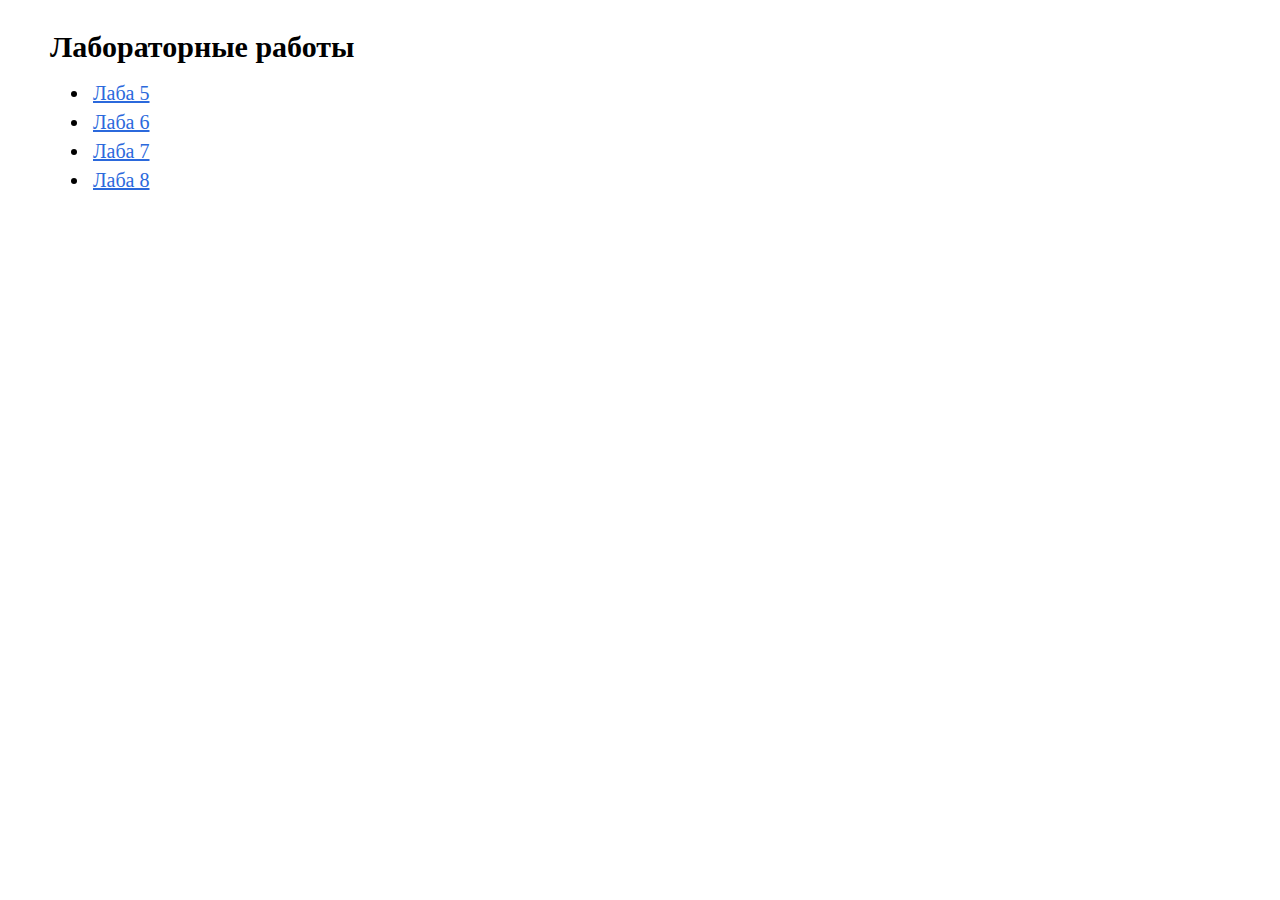
<file: index.html>
<!DOCTYPE html>
<html lang="ru">
<head>
  <meta charset="UTF-8">
  <meta name="viewport" content="width=device-width, initial-scale=1.0">
  <link rel="stylesheet" href="style.css">
  <title>Main</title>
</head>
<body>
  <h2>Лабораторные работы</h2>
  <ul class="list">
    <li>
      <a href="./evt_lab5/index_new.html">Лаба 5</a>
    </li>
    <li>
      <a href="./evt_lab6/6_lab_EVT.html">Лаба 6</a>
    </li>
    <li>
      <a href="./evt_lab7/EVT_lab7.html">Лаба 7</a>
    </li>
    <li>
      <a href="./evt_lab8/index.html">Лаба 8</a>
    </li>
  </ul>
</body>
</html>
</file>
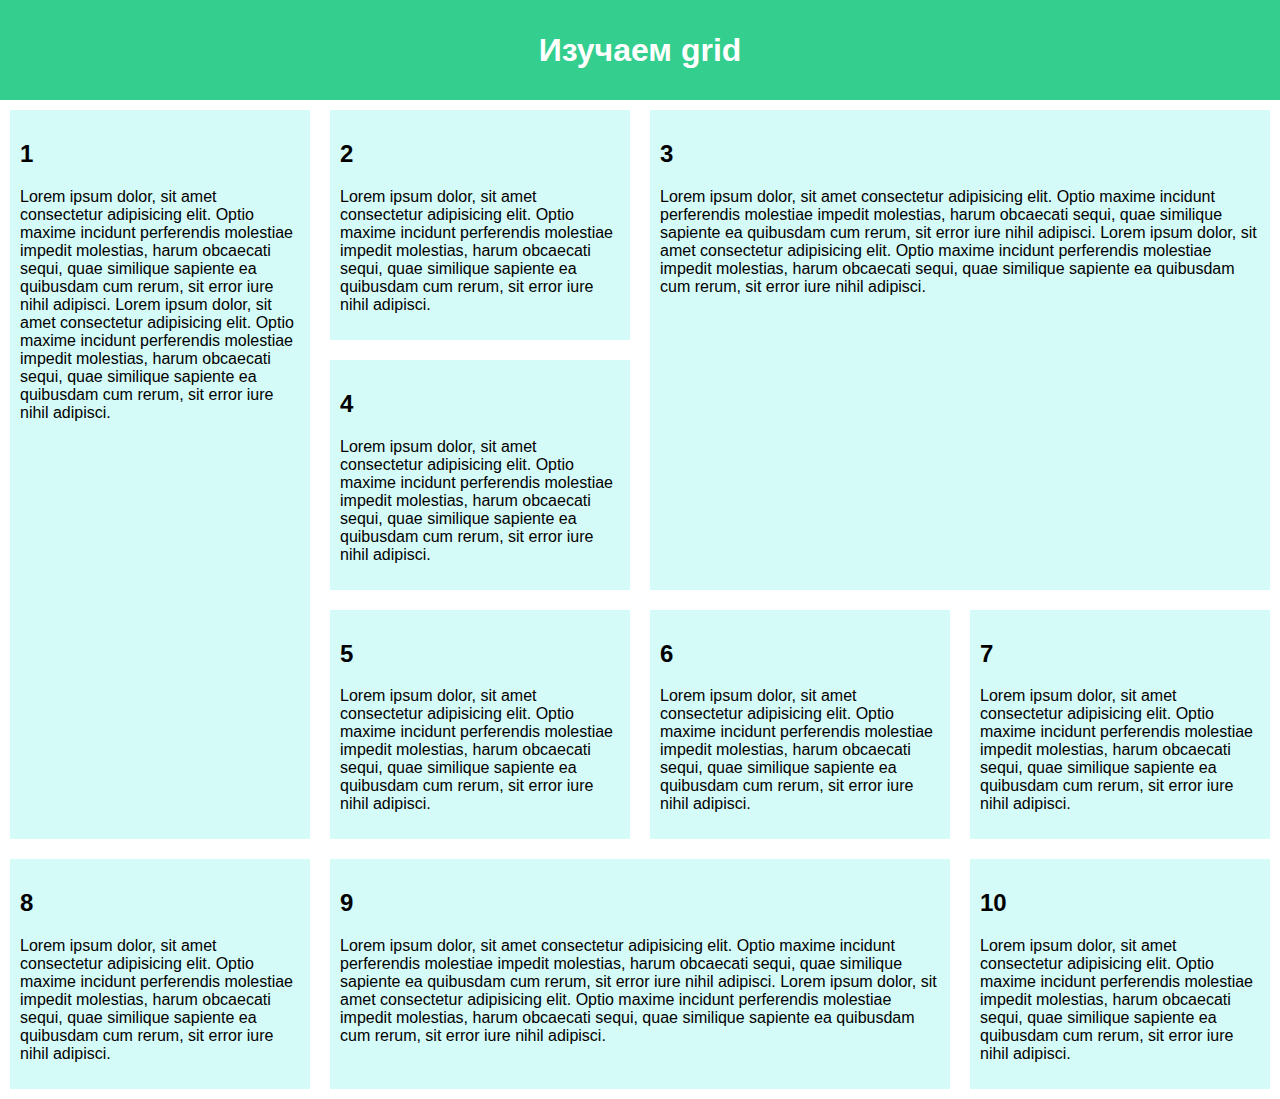
<file: evt_lab8/index.html>
<!DOCTYPE html>
<html lang="en">
<head>
    <meta charset="UTF-8">
    <meta http-equiv="X-UA-Compatible" content="IE=edge">
    <meta name="viewport" content="width=device-width, initial-scale=1.0">
    <link rel="stylesheet" href="style.css">
    <title>grid</title>
</head>
<body>
    <header>
        <h1>Изучаем grid</h1>
    </header>
    <div class="grid">
        <article>
            <h2>1</h2>
            <p>Lorem ipsum dolor, sit amet consectetur adipisicing elit. Optio maxime incidunt perferendis molestiae impedit molestias, harum obcaecati sequi, quae similique sapiente ea quibusdam cum rerum, sit error iure nihil adipisci.
                Lorem ipsum dolor, sit amet consectetur adipisicing elit. Optio maxime incidunt perferendis molestiae impedit molestias, harum obcaecati sequi, quae similique sapiente ea quibusdam cum rerum, sit error iure nihil adipisci.</p>
        </article>
        <article>
            <h2>2</h2>
            <p>Lorem ipsum dolor, sit amet consectetur adipisicing elit. Optio maxime incidunt perferendis molestiae impedit molestias, harum obcaecati sequi, quae similique sapiente ea quibusdam cum rerum, sit error iure nihil adipisci.
            </p>
        </article>
        <article>
            <h2>3</h2>
            <p>Lorem ipsum dolor, sit amet consectetur adipisicing elit. Optio maxime incidunt perferendis molestiae impedit molestias, harum obcaecati sequi, quae similique sapiente ea quibusdam cum rerum, sit error iure nihil adipisci.
                Lorem ipsum dolor, sit amet consectetur adipisicing elit. Optio maxime incidunt perferendis molestiae impedit molestias, harum obcaecati sequi, quae similique sapiente ea quibusdam cum rerum, sit error iure nihil adipisci.</p>
        </article>
        <article>
            <h2>4</h2>
            <p>Lorem ipsum dolor, sit amet consectetur adipisicing elit. Optio maxime incidunt perferendis molestiae impedit molestias, harum obcaecati sequi, quae similique sapiente ea quibusdam cum rerum, sit error iure nihil adipisci.
            </p>
        </article>
        <article>
            <h2>5</h2>
            <p>Lorem ipsum dolor, sit amet consectetur adipisicing elit. Optio maxime incidunt perferendis molestiae impedit molestias, harum obcaecati sequi, quae similique sapiente ea quibusdam cum rerum, sit error iure nihil adipisci.
            </p>
        </article>
        <article>
            <h2>6</h2>
            <p>Lorem ipsum dolor, sit amet consectetur adipisicing elit. Optio maxime incidunt perferendis molestiae impedit molestias, harum obcaecati sequi, quae similique sapiente ea quibusdam cum rerum, sit error iure nihil adipisci.
            </p>
        </article>
        <article>
            <h2>7</h2>
            <p>Lorem ipsum dolor, sit amet consectetur adipisicing elit. Optio maxime incidunt perferendis molestiae impedit molestias, harum obcaecati sequi, quae similique sapiente ea quibusdam cum rerum, sit error iure nihil adipisci.
            </p>
        </article>
        <article>
            <h2>8</h2>
            <p>Lorem ipsum dolor, sit amet consectetur adipisicing elit. Optio maxime incidunt perferendis molestiae impedit molestias, harum obcaecati sequi, quae similique sapiente ea quibusdam cum rerum, sit error iure nihil adipisci.
            </p>
        </article>
        <article>
            <h2>9</h2>
            <p>Lorem ipsum dolor, sit amet consectetur adipisicing elit. Optio maxime incidunt perferendis molestiae impedit molestias, harum obcaecati sequi, quae similique sapiente ea quibusdam cum rerum, sit error iure nihil adipisci.
                Lorem ipsum dolor, sit amet consectetur adipisicing elit. Optio maxime incidunt perferendis molestiae impedit molestias, harum obcaecati sequi, quae similique sapiente ea quibusdam cum rerum, sit error iure nihil adipisci.</p>
        </article>
        <article>
            <h2>10</h2>


<p>Lorem ipsum dolor, sit amet consectetur adipisicing elit. Optio maxime incidunt perferendis molestiae impedit molestias, harum obcaecati sequi, quae similique sapiente ea quibusdam cum rerum, sit error iure nihil adipisci.
            </p>
        </article>
    </div>   
       
      
</body>
</html>
</file>
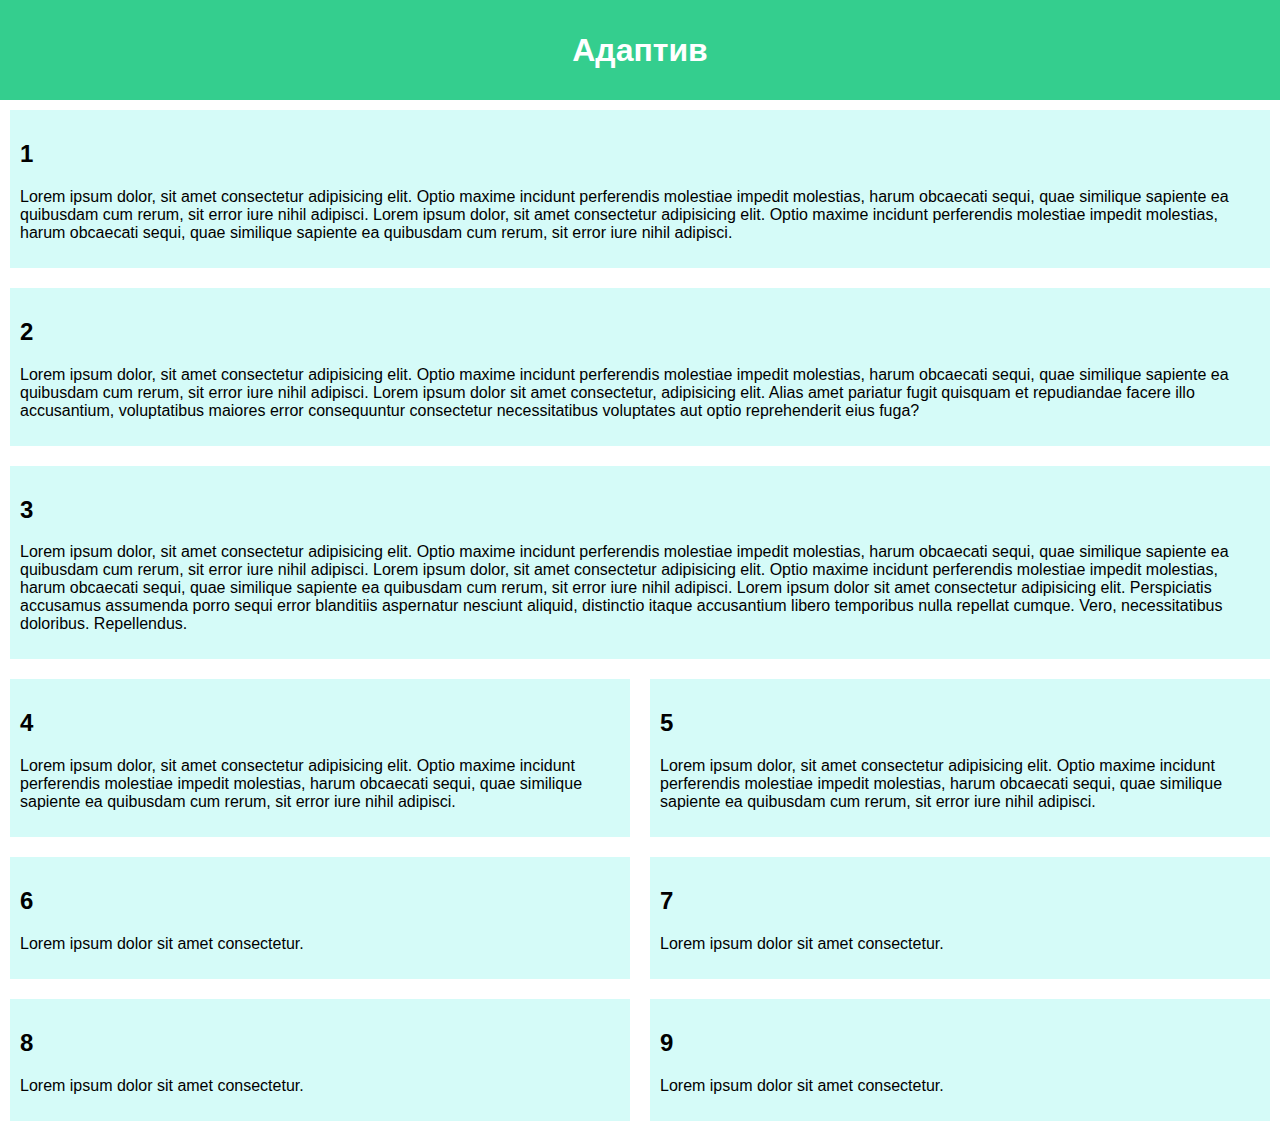
<file: evt_lab9/index.html>
<!DOCTYPE html>
<html lang="en">
<head>
    <meta charset="UTF-8">
    <meta http-equiv="X-UA-Compatible" content="IE=edge">
    <meta name="viewport" content="width=device-width, initial-scale=1.0">
    <link rel="stylesheet" href="style.css">
    <title>Адаптив</title>
</head>
<body>
    <header>
        <h1>Адаптив</h1>
    </header>
    <div class="adaptive">
        <article>
            <h2>1</h2>
            <p>Lorem ipsum dolor, sit amet consectetur adipisicing elit. Optio maxime incidunt perferendis molestiae impedit molestias, harum obcaecati sequi, quae similique sapiente ea quibusdam cum rerum, sit error iure nihil adipisci.
                Lorem ipsum dolor, sit amet consectetur adipisicing elit. Optio maxime incidunt perferendis molestiae impedit molestias, harum obcaecati sequi, quae similique sapiente ea quibusdam cum rerum, sit error iure nihil adipisci.</p>
        </article>
        <article>
            <h2>2</h2>
            <p>Lorem ipsum dolor, sit amet consectetur adipisicing elit. Optio maxime incidunt perferendis molestiae impedit molestias, harum obcaecati sequi, quae similique sapiente ea quibusdam cum rerum, sit error iure nihil adipisci.
            Lorem ipsum dolor sit amet consectetur, adipisicing elit. Alias amet pariatur fugit quisquam et repudiandae facere illo accusantium, voluptatibus maiores error consequuntur consectetur necessitatibus voluptates aut optio reprehenderit eius fuga?
        </p>
        </article>
        <article>
            <h2>3</h2>
            <p>Lorem ipsum dolor, sit amet consectetur adipisicing elit. Optio maxime incidunt perferendis molestiae impedit molestias, harum obcaecati sequi, quae similique sapiente ea quibusdam cum rerum, sit error iure nihil adipisci.
                Lorem ipsum dolor, sit amet consectetur adipisicing elit. Optio maxime incidunt perferendis molestiae impedit molestias, harum obcaecati sequi, quae similique sapiente ea quibusdam cum rerum, sit error iure nihil adipisci.
            Lorem ipsum dolor sit amet consectetur adipisicing elit. Perspiciatis accusamus assumenda porro sequi error blanditiis aspernatur nesciunt aliquid, distinctio itaque accusantium libero temporibus nulla repellat cumque. Vero, necessitatibus doloribus. Repellendus.
        </p>
        </article>
        <article>
            <h2>4</h2>
            <p>Lorem ipsum dolor, sit amet consectetur adipisicing elit. Optio maxime incidunt perferendis molestiae impedit molestias, harum obcaecati sequi, quae similique sapiente ea quibusdam cum rerum, sit error iure nihil adipisci.
            </p>
        </article>
        <article>
            <h2>5</h2>
            <p>Lorem ipsum dolor, sit amet consectetur adipisicing elit. Optio maxime incidunt perferendis molestiae impedit molestias, harum obcaecati sequi, quae similique sapiente ea quibusdam cum rerum, sit error iure nihil adipisci.
            </p>
        </article>
        <article>
            <h2>6</h2>
            <p> Lorem ipsum dolor sit amet consectetur.
            </p>
        </article>
        <article>
            <h2>7</h2>
            <p>Lorem ipsum dolor sit amet consectetur.
            </p>
        </article>
        <article>
            <h2>8</h2>
            <p>Lorem ipsum dolor sit amet consectetur.
            </p>
        </article>
        <article>
            <h2>9</h2>
            <p>Lorem ipsum dolor sit amet consectetur.
            </p>
        </article>
    </div>
</body>
</html>
</file>
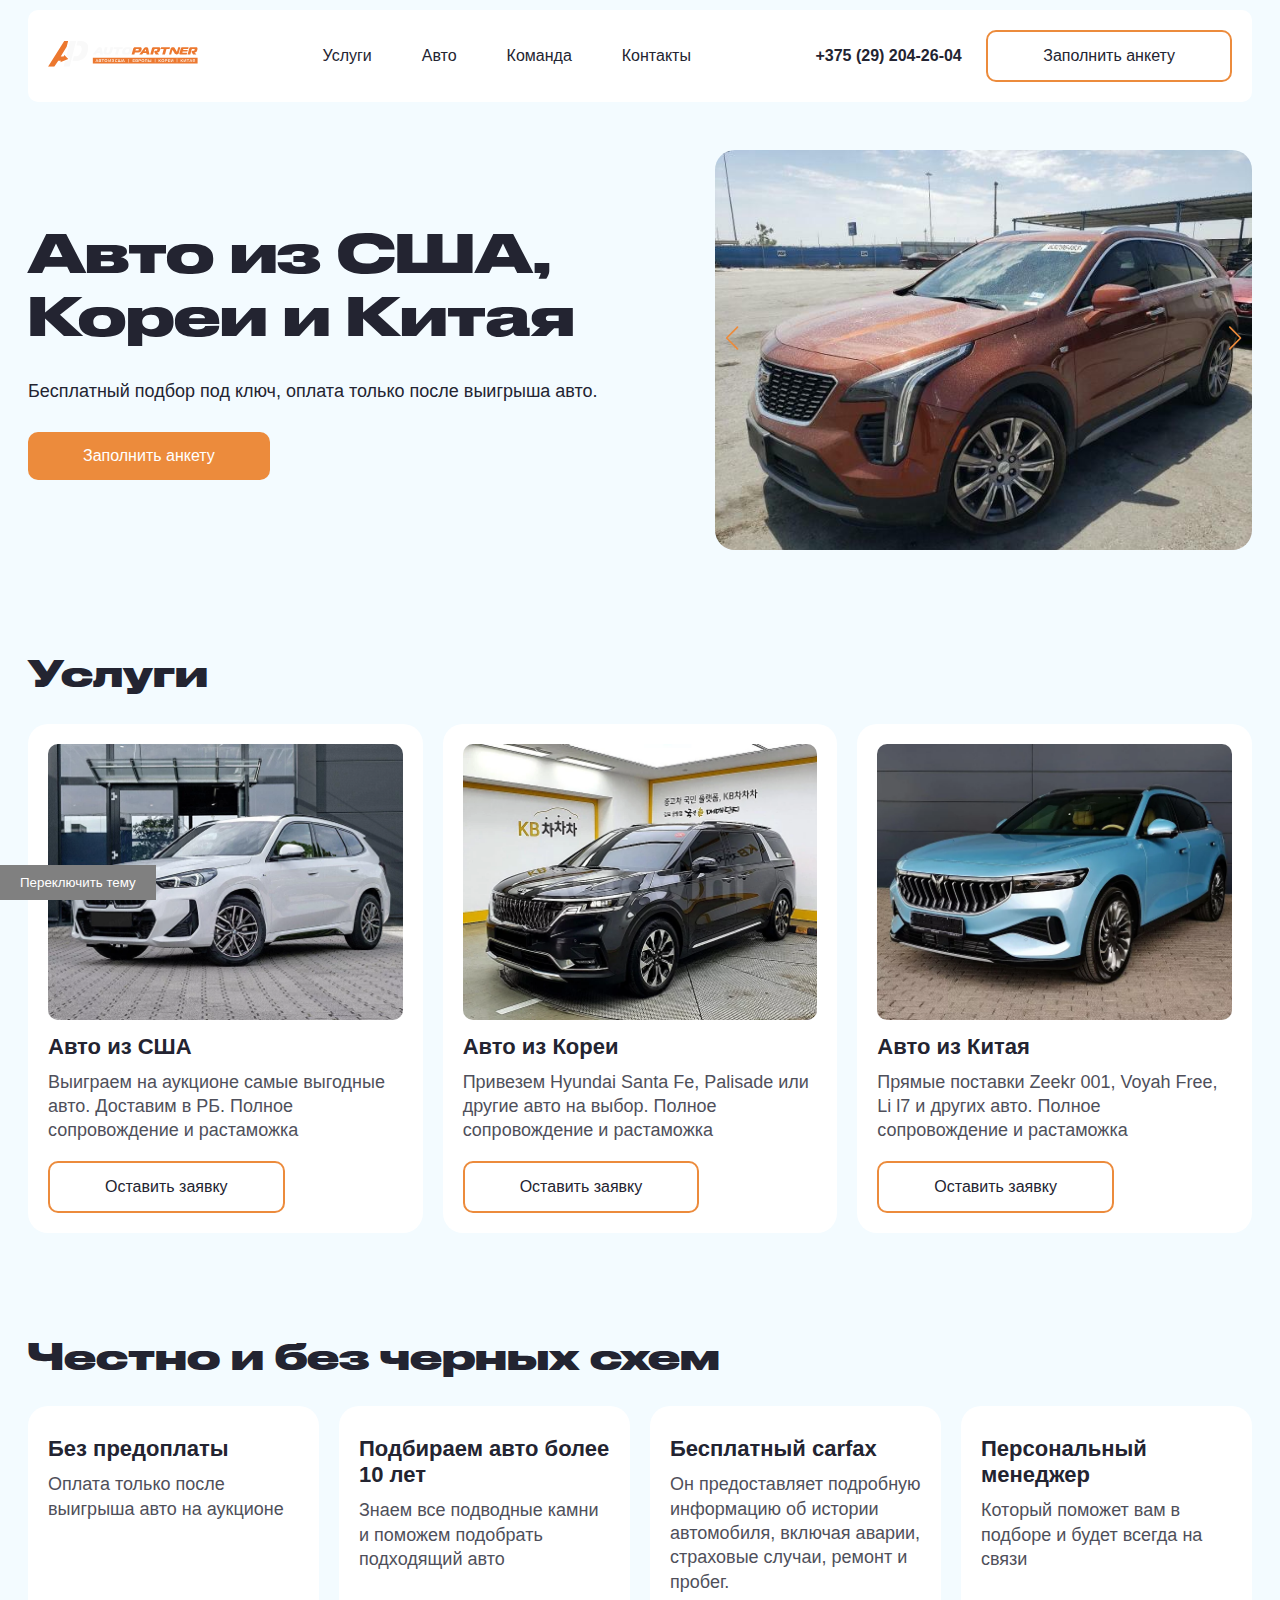
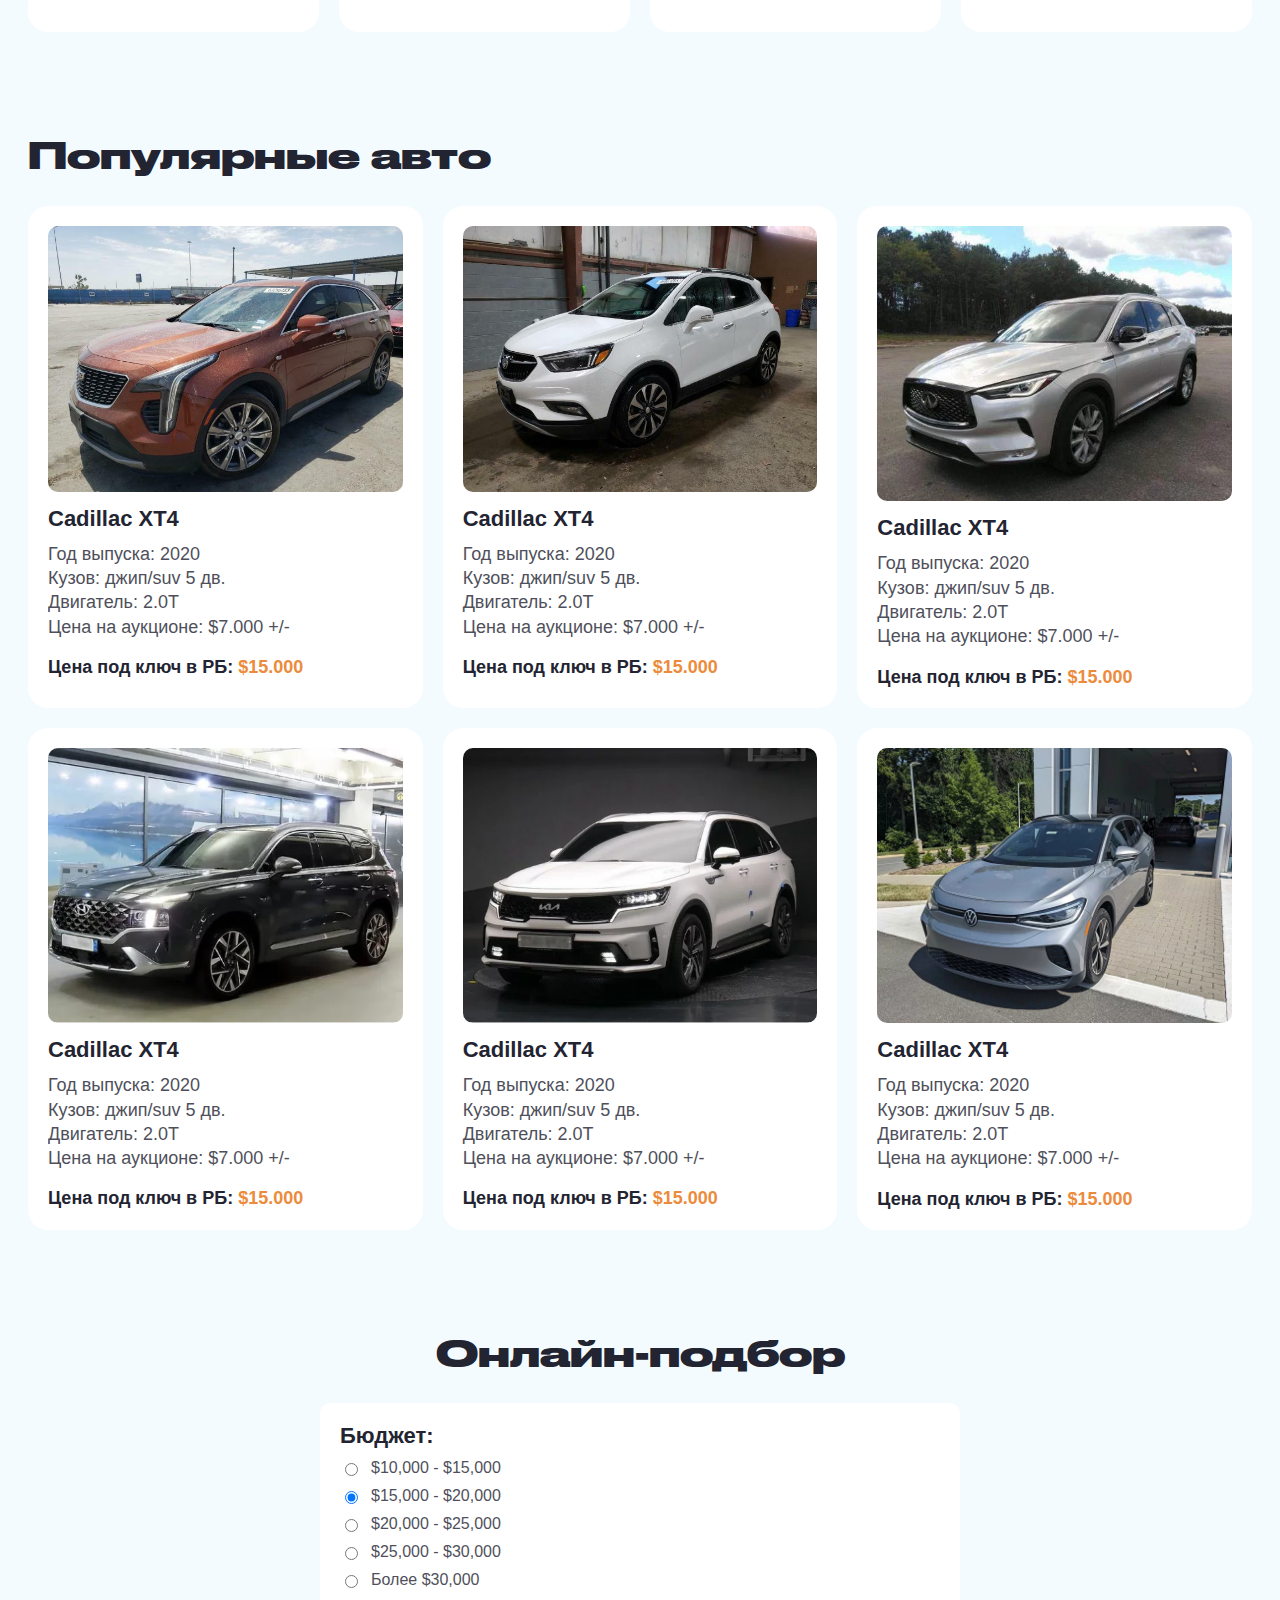
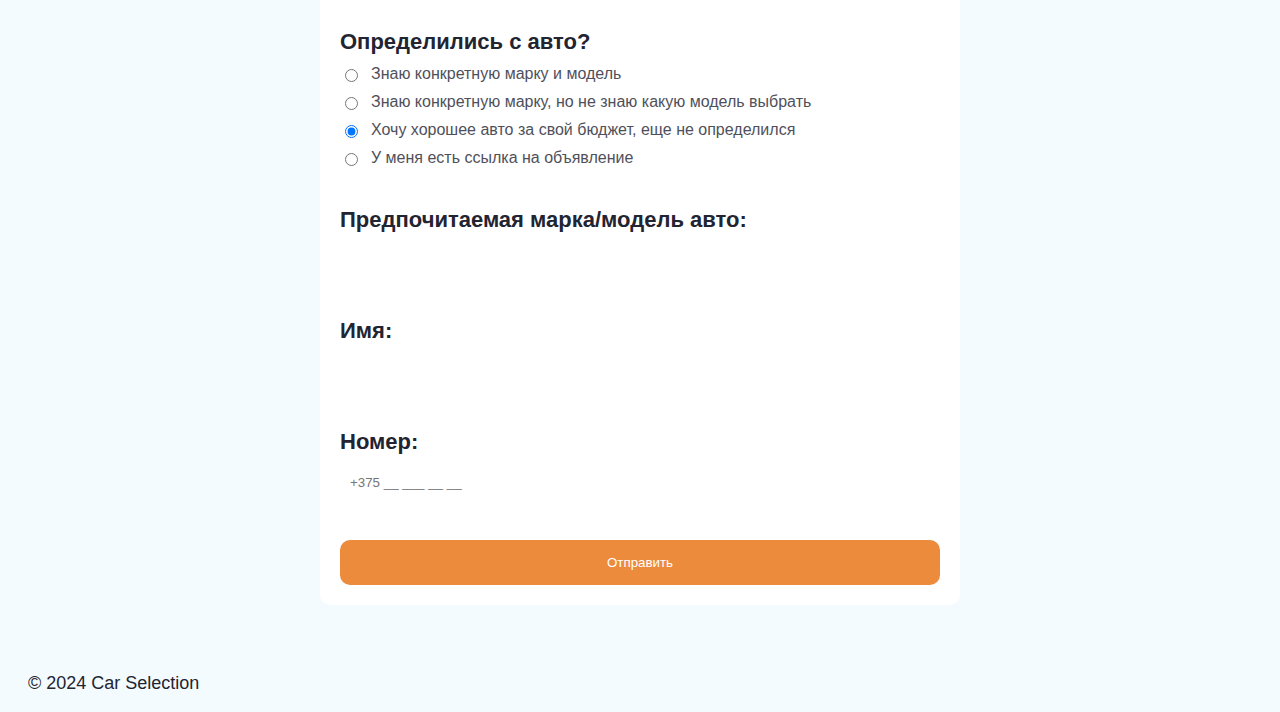
<file: kursachEVT/index.html>
<!DOCTYPE html>
<html lang="ru">

<head>
  <meta charset="UTF-8">
  <meta name="viewport" content="width=device-width, initial-scale=1.0">
  <title>Car Selection</title>
  <link rel="stylesheet" href="styles.css">
  <link rel="stylesheet" href="https://unpkg.com/swiper/swiper-bundle.min.css">
  <link rel="icon" href="favicon.png" type="image/x-icon">
</head>

<body>
  <div class="main-container">
    <header class="header">
      <div class="logo">
        <a href="index.html"><img src="logo.svg" alt="logo"></a>
      </div>
      <nav class="nav-links">
        <ul class="nav-list">
          <li><a href="#services">Услуги</a></li>
          <li><a href="#popular">Авто</a></li>
          <li><a href="team.html">Команда</a></li>
          <li><a href="contacts.html">Контакты</a></li>
        </ul>
      </nav>
      <div class="contact-info">
        <a href="tel:+375295068002" class="phone">+375 (29) 204-26-04</a>
        <a href="#podbor" class="sec-btn">Заполнить анкету</a>
      </div>
      <button class="toggle-theme-btn">Переключить тему</button>
      <div class="burger-menu-btn">
        <span class="burger-menu-icon"></span>
        <span class="burger-menu-icon"></span>
        <span class="burger-menu-icon"></span>
      </div>
    </header>

    <section class="intro">
      <div>
        <h1>Авто из США, Кореи и Китая</h1>
        <p class="intro-txt">Бесплатный подбор под ключ, оплата только после выигрыша авто.</p>
        <a href="#podbor" class="btn">Заполнить анкету</a>
      </div>

      <div class="swiper-container">
        <div class="swiper-wrapper">
          <div class="swiper-slide"><img src="car1.jpeg" alt="car1"></div>
          <div class="swiper-slide"><img src="car2.jpeg" alt="car2"></div>
          <div class="swiper-slide"><img src="car3.png" alt="car3"></div>
          <div class="swiper-slide"><img src="car4.png" alt="car4"></div>
          <div class="swiper-slide"><img src="car5.png" alt="car5"></div>
          <div class="swiper-slide"><img src="car6.jpeg" alt="car6"></div>
        </div>
        <div class="swiper-pagination"></div>
        <div class="swiper-button-prev"></div>
        <div class="swiper-button-next"></div>
      </div>
    </section>

    <section id="services">
      <h2>Услуги</h2>
      <div class="grid-container">
        <div class="card">
          <img src="usl1.jpg" alt="Car 1">
          <h3>Авто из США</h3>
          <p>Выиграем на аукционе самые выгодные авто. Доставим в РБ. Полное сопровождение и растаможка</p>
          <a href="#podbor" class="sec-btn">Оставить заявку</a>
        </div>
        <div class="card">
          <img src="usl2.jpeg" alt="Car 2">
          <h3>Авто из Кореи</h3>
          <p>Привезем Hyundai Santa Fe, Palisade или другие авто на выбор. Полное сопровождение и растаможка</p>
          <a href="#podbor" class="sec-btn">Оставить заявку</a>
        </div>
        <div class="card">
          <img src="usl3.jpeg" alt="Car 3">
          <h3>Авто из Китая</h3>
          <p>Прямые поставки Zeekr 001, Voyah Free, Li l7 и других авто. Полное сопровождение и растаможка</p>
          <a href="#podbor" class="sec-btn">Оставить заявку</a>
        </div>
      </div>
    </section>

    <section id="benefits">
      <h2>Честно и без черных схем</h2>
      <div class="grid-container benefits">
        <div class="card">
          <h3>Без предоплаты</h3>
          <p>Оплата только после выигрыша авто на аукционе</p>
        </div>
        <div class="card">
          <h3>Подбираем авто более 10 лет</h3>
          <p>Знаем все подводные камни и поможем подобрать подходящий авто</p>
        </div>
        <div class="card">
          <h3>Бесплатный carfax</h3>
          <p>Он предоставляет подробную информацию об истории автомобиля, включая аварии, страховые случаи, ремонт и пробег.
          </p>
        </div>
        <div class="card">
          <h3>Персональный менеджер</h3>
          <p>Который поможет вам в подборе и будет всегда на связи</p>
        </div>
      </div>
    </section>

    <section id="popular">
      <h2>Популярные авто</h2>
      <div class="grid-container">
        <div class="card">
          <img src="car1.jpeg" alt="Car 3">
          <h3>Cadillac XT4</h3>
          <p>Год выпуска: 2020
            <br> Кузов: джип/suv 5 дв.
            <br> Двигатель: 2.0T
            <br> Цена на аукционе: $7.000 +/-
            <br>
          </p>
          <span class="car-price">Цена под ключ в РБ: <span class="price">$15.000</span></span>
        </div>
        <div class="card">
          <img src="car2.jpeg" alt="Car 3">
          <h3>Cadillac XT4</h3>
          <p>Год выпуска: 2020
            <br> Кузов: джип/suv 5 дв.
            <br> Двигатель: 2.0T
            <br> Цена на аукционе: $7.000 +/-
            <br>
          </p>
          <span class="car-price">Цена под ключ в РБ: <span class="price">$15.000</span></span>
        </div>
        <div class="card">
          <img src="car3.png" alt="Car 3">
          <h3>Cadillac XT4</h3>
          <p>Год выпуска: 2020
            <br> Кузов: джип/suv 5 дв.
            <br> Двигатель: 2.0T
            <br> Цена на аукционе: $7.000 +/-
            <br>
          </p>
          <span class="car-price">Цена под ключ в РБ: <span class="price">$15.000</span></span>
        </div>
        <div class="card">
          <img src="car4.png" alt="Car 3">
          <h3>Cadillac XT4</h3>
          <p>Год выпуска: 2020
            <br> Кузов: джип/suv 5 дв.
            <br> Двигатель: 2.0T
            <br> Цена на аукционе: $7.000 +/-
            <br>
          </p>
          <span class="car-price">Цена под ключ в РБ: <span class="price">$15.000</span></span>
        </div>
        <div class="card">
          <img src="car5.png" alt="Car 3">
          <h3>Cadillac XT4</h3>
          <p>Год выпуска: 2020
            <br> Кузов: джип/suv 5 дв.
            <br> Двигатель: 2.0T
            <br> Цена на аукционе: $7.000 +/-
            <br>
          </p>
          <span class="car-price">Цена под ключ в РБ: <span class="price">$15.000</span></span>
        </div>
        <div class="card">
          <img src="car6.jpeg" alt="Car 3">
          <h3>Cadillac XT4</h3>
          <p>Год выпуска: 2020
            <br> Кузов: джип/suv 5 дв.
            <br> Двигатель: 2.0T
            <br> Цена на аукционе: $7.000 +/-
            <br>
          </p>
          <span class="car-price">Цена под ключ в РБ: <span class="price">$15.000</span></span>
        </div>
      </div>
    </section>

    <section id="podbor">
      <h2 class="podbor-h2">Онлайн-подбор</h2>
      <div class="container">
        <form id="carForm">
          <div class="form-group">
            <h3>Бюджет:</h3>
            <div class="radio-group">
              <div>
                <input type="radio" id="budget1" name="budget" value="10-15k">
                <label for="budget1">$10,000 - $15,000</label>
                <br>
              </div>

              <div>
                <input type="radio" id="budget2" name="budget" value="15-20k" checked>
                <label for="budget2">$15,000 - $20,000</label>
                <br>
              </div>

              <div>
                <input type="radio" id="budget3" name="budget" value="20-25k">
                <label for="budget3">$20,000 - $25,000</label>
                <br>
              </div>

              <div>
                <input type="radio" id="budget4" name="budget" value="25-30k">
                <label for="budget4">$25,000 - $30,000</label>
                <br>
              </div>

              <div>
                <input type="radio" id="budget5" name="budget" value="30k+">
                <label for="budget5">Более $30,000</label>
              </div>

            </div>
          </div>

          <div class="form-group">
            <h3>Определились с авто?</h3>
            <div class="radio-group">
              <div>
                <input type="radio" id="option1" name="option" value="specificModel">
                <label for="option1">Знаю конкретную марку и модель</label>
                <br>
              </div>

              <div>
                <input type="radio" id="option2" name="option" value="brandOnly">
                <label for="option2">Знаю конкретную марку, но не знаю какую модель выбрать</label>
                <br>
              </div>

              <div>
                <input type="radio" id="option3" name="option" value="goodCar" checked>
                <label for="option3">Хочу хорошее авто за свой бюджет, еще не определился</label>
                <br>
              </div>

              <div>
                <input type="radio" id="option4" name="option" value="link">
                <label for="option4">У меня есть ссылка на объявление</label>
              </div>
            </div>
          </div>

          <div class="form-group">
            <h3>Предпочитаемая марка/модель авто:</h3>
            <input type="text" id="preferredCar" name="preferredCar">
          </div>

          <div class="form-group">
            <h3>Имя:</h3>
            <input type="text" id="name" name="name" required>
          </div>

          <div class="form-group">
            <h3>Номер:</h3>
            <input type="tel" id="phone" name="phone" placeholder="+375 __ ___ __ __" required>
          </div>

          <button type="submit" class="btn btn-form">Отправить</button>
        </form>

        <div class="popup" id="popup">
          <div class="popup-content">
            <span class="close-btn" id="closePopup">&times;</span>
            <p id="message"></p>
          </div>
        </div>

      </div>
    </section>

    <footer>
      <p>&copy; 2024 Car Selection</p>
    </footer>

    <script src="https://code.jquery.com/jquery-3.6.0.min.js"></script>
    <script src="https://unpkg.com/swiper/swiper-bundle.min.js"></script>
</file>
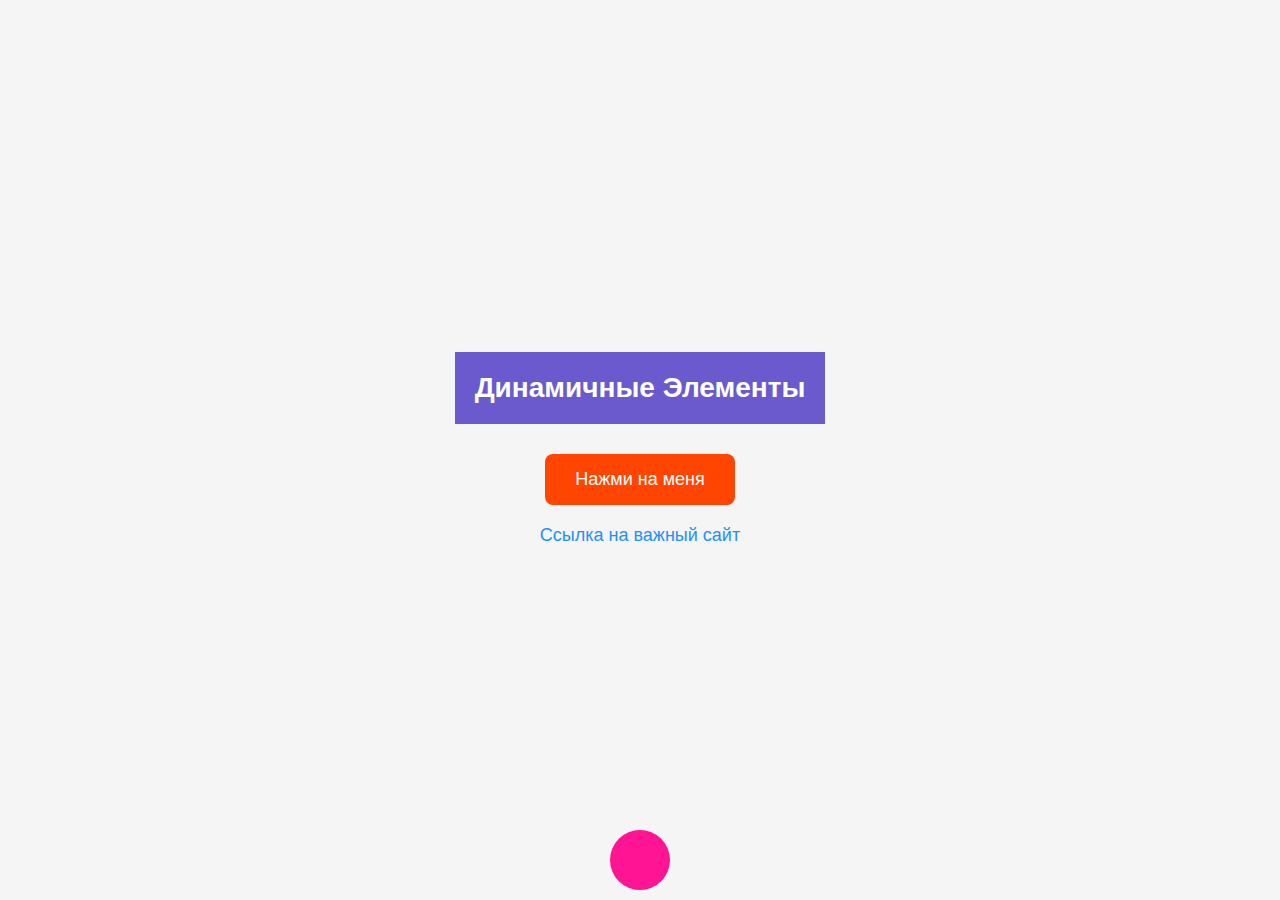
<file: evt_lab6/6_lab_EVT.html>
<!DOCTYPE html>
<html lang="ru">
<head>
    <meta charset="UTF-8">
    <meta http-equiv="X-UA-Compatible" content="IE=edge">
    <meta name="viewport" content="width=device-width, initial-scale=1.0">
    <link rel="stylesheet" href="style.css">
    <title>Динамичные Элементы</title>
</head>
<body>
    <section class="main-header">
        <h2>Динамичные Элементы</h2>
    </section>
    <button class="action-btn">Нажми на меня</button>
    <a href="#" class="important-link">Ссылка на важный сайт</a>
    <div class="moving-ball"></div> <!-- Плавающий мячик -->
</body>
</html>
</file>
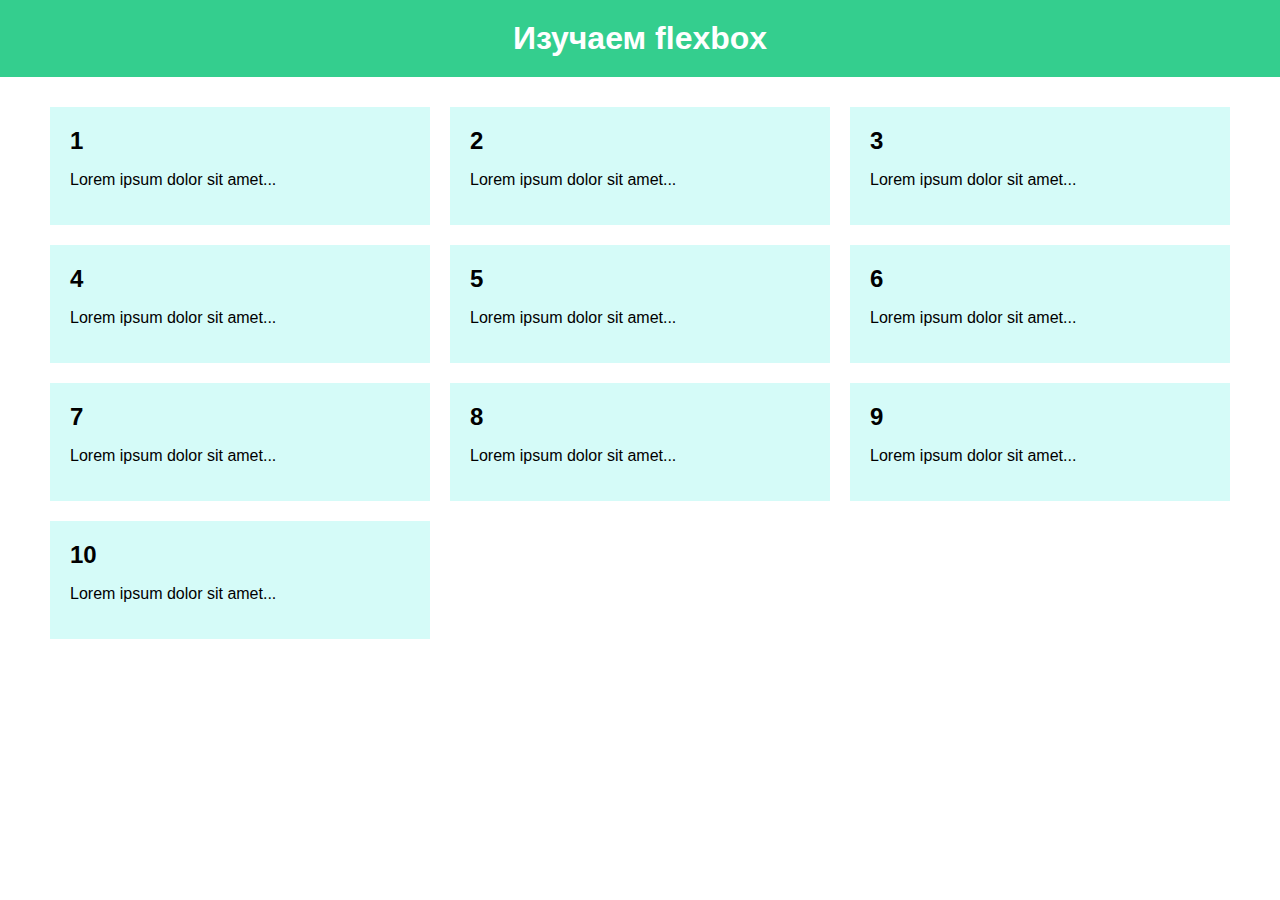
<file: evt_lab7/EVT_lab7.html>
<!DOCTYPE html>
<html lang="ru">
<head>
    <meta charset="UTF-8">
    <meta name="viewport" content="width=device-width, initial-scale=1.0">
    <title>Flexbox</title>
    <link rel="stylesheet" href="style.css">
</head>
<body>
    <header>
        <h1>Изучаем flexbox</h1>
    </header>
    <div class="container">
        <article><h2>1</h2><p>Lorem ipsum dolor sit amet...</p></article>
        <article><h2>2</h2><p>Lorem ipsum dolor sit amet...</p></article>
        <article><h2>3</h2><p>Lorem ipsum dolor sit amet...</p></article>
        <article><h2>4</h2><p>Lorem ipsum dolor sit amet...</p></article>
        <article><h2>5</h2><p>Lorem ipsum dolor sit amet...</p></article>
        <article><h2>6</h2><p>Lorem ipsum dolor sit amet...</p></article>
        <article><h2>7</h2><p>Lorem ipsum dolor sit amet...</p></article>
        <article><h2>8</h2><p>Lorem ipsum dolor sit amet...</p></article>
        <article><h2>9</h2><p>Lorem ipsum dolor sit amet...</p></article>
        <article><h2>10</h2><p>Lorem ipsum dolor sit amet...</p></article>
    </div>
</body>
</html>
</file>
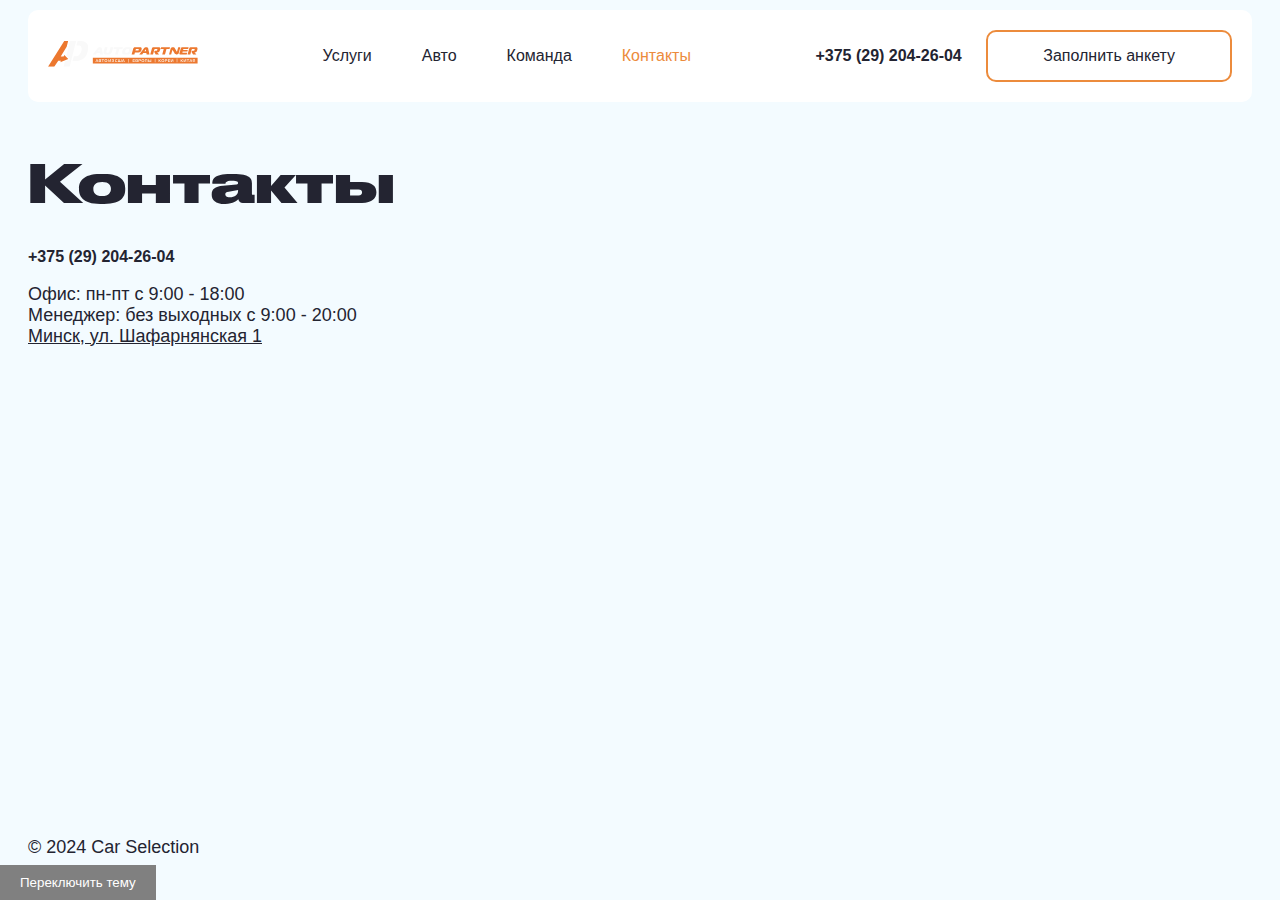
<file: kursachEVT/contacts.html>
<!DOCTYPE html>
<html lang="ru">

<head>
  <meta charset="UTF-8">
  <meta name="viewport" content="width=device-width, initial-scale=1.0">
  <title>Contacts</title>
  <link rel="stylesheet" href="styles.css">
  <link rel="stylesheet" href="https://unpkg.com/swiper/swiper-bundle.min.css">
  <link rel="icon" href="favicon.png" type="image/x-icon">
</head>

<body>
  <div class="main-container">
    <header class="header">
      <div class="logo">
        <a href="index.html"><img src="logo.svg" alt="logo"></a>
      </div>
      <nav class="nav-links">
        <ul class="nav-list">
          <li><a href="index.html#services">Услуги</a></li>
          <li><a href="index.html#popular">Авто</a></li>
          <li><a href="team.html">Команда</a></li>
          <li><a href="contacts.html" class="header-link-active">Контакты</a></li>
        </ul>
      </nav>
      <div class="contact-info">
        <a href="tel:+375295068002" class="phone">+375 (29) 204-26-04</a>
        <a href="index.html#podbor" class="sec-btn">Заполнить анкету</a>
      </div>
      <button class="toggle-theme-btn">Переключить тему</button>
      <div class="burger-menu-btn">
        <span class="burger-menu-icon"></span>
        <span class="burger-menu-icon"></span>
        <span class="burger-menu-icon"></span>
      </div>
    </header>

    <section id="contacts">
      <h1>Контакты</h1>
      <a href="tel:+375295068002" class="phone">+375 (29) 204-26-04</a>
      <p>
        Офис: пн-пт с 9:00 - 18:00
        <br> Менеджер: без выходных с 9:00 - 20:00
        <br> <a href="https://yandex.by/maps/157/minsk/house/Zk4YcABoQEIGQFtpfXV0cXljYA==/?ll=27.678971%2C53.950505&z=16" class="map-link" target="_blank">Минск, ул. Шафарнянская 1</a></p>
      <iframe src="https://yandex.ru/map-widget/v1/?um=constructor%3A018f945c3f6e2db273f6e82fd9d825dcea30b80a89de6e7920bf0e345cf54cab&amp;source=constructor" width="100%" height="400" frameborder="0"></iframe>
    </section>

    <footer>
      <p>&copy; 2024 Car Selection</p>
    </footer>
</file>
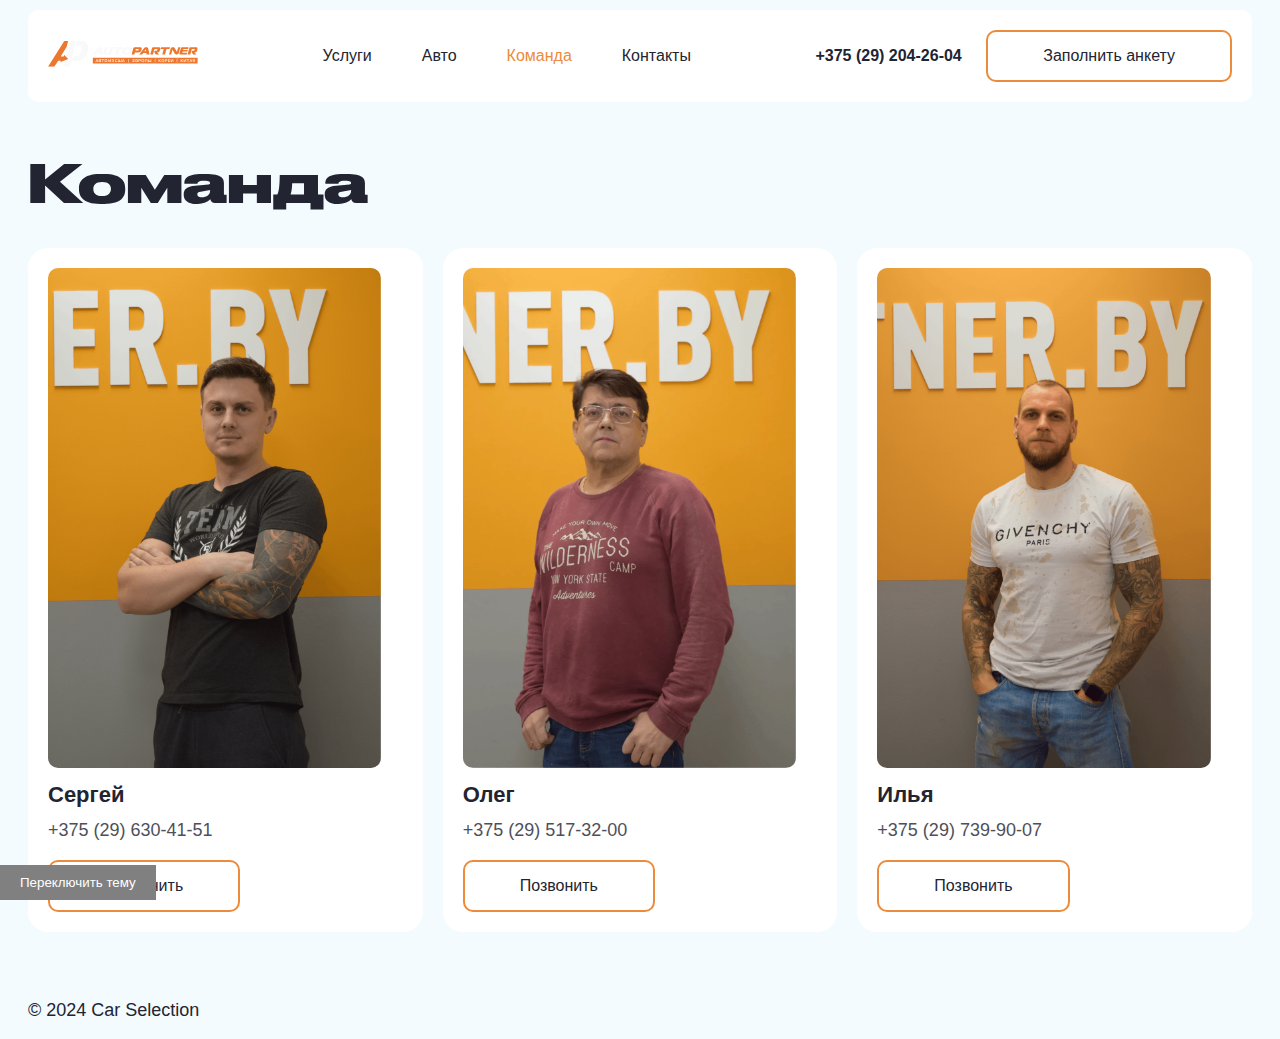
<file: kursachEVT/team.html>
<!DOCTYPE html>
<html lang="ru">

<head>
  <meta charset="UTF-8">
  <meta name="viewport" content="width=device-width, initial-scale=1.0">
  <title>Team</title>
  <link rel="stylesheet" href="styles.css">
  <link rel="stylesheet" href="https://unpkg.com/swiper/swiper-bundle.min.css">
  <link rel="icon" href="favicon.png" type="image/x-icon">
</head>

<body>
  <div class="main-container">
    <header class="header">
      <div class="logo">
        <a href="index.html"><img src="logo.svg" alt="logo"></a>
      </div>
      <nav class="nav-links">
        <ul class="nav-list">
          <li><a href="index.html#services">Услуги</a></li>
          <li><a href="index.html#popular">Авто</a></li>
          <li><a href="team.html" class="header-link-active">Команда</a></li>
          <li><a href="contacts.html">Контакты</a></li>
        </ul>
      </nav>
      <div class="contact-info">
        <a href="tel:+375295068002" class="phone">+375 (29) 204-26-04</a>
        <a href="index.html#podbor" class="sec-btn">Заполнить анкету</a>
      </div>
      <button class="toggle-theme-btn">Переключить тему</button>
      <div class="burger-menu-btn">
        <span class="burger-menu-icon"></span>
        <span class="burger-menu-icon"></span>
        <span class="burger-menu-icon"></span>
      </div>
    </header>

    <section id="team">
      <h1>Команда</h1>
      <div class="grid-container">
        <div class="card">
          <img src="team1.png" alt="Team 1">
          <h3>Сергей</h3>
          <p>+375 (29) 630-41-51</p>
          <a href="tel:+375296304151" class="sec-btn">Позвонить</a>
        </div>
        <div class="card">
          <img src="team2.webp" alt="Team 2">
          <h3>Олег</h3>
          <p>+375 (29) 517-32-00</p>
          <a href="tel:+375295173200" class="sec-btn">Позвонить</a>
        </div>
        <div class="card">
          <img src="team3.png" alt="Team 3">
          <h3>Илья</h3>
          <p>+375 (29) 739-90-07</p>
          <a href="tel:+375297399007" class="sec-btn">Позвонить</a>
        </div>
      </div>
    </section>

    <footer>
      <p>&copy; 2024 Car Selection</p>
    </footer>

    <script src="https://code.jquery.com/jquery-3.6.0.min.js"></script>
    <script src="https://unpkg.com/swiper/swiper-bundle.min.js"></script>
    <script src="script.js"></script>
  </div>
</body>

</html>
</file>
<file: style.css>
body {
  font-family: 'Cambria';
  margin: 30px 0 0 50px;
  font-size: 20px;
}

h2 {
  font-size: 30px;
  margin: 0 0 15px 0;
}

ul {
  margin: 0;
}

a {
  display: block;
  width: fit-content;
  color: rgb(43, 105, 220);
  transition: all 0.1s ease-in-out 0s;
  padding: 3px;
}

a:hover {
  color: rgb(120, 160, 234);
}
</file>
<file: evt_lab8/style.css>
html {
    font-family: sans-serif;
  }

  body {
    margin: 0;
  }

  header {
    background: rgb(52, 206, 142);
    height: 100px;
  }

  h1 {
    text-align: center;
    color: white;
    line-height: 100px;
    margin: 0;
  }

  article {
    padding: 10px;
    margin: 10px;
    background: rgba(16, 233, 215, 0.178);
  }

  .grid {
    display: grid;
    grid-template-areas: "post1 post2 post3 post3"
    "post1 post4 post3 post3"
    "post1 post5 post6 post7"
    "post8 post9 post9 post10";
  }

  .grid article:nth-child(1) {
    grid-area: post1;
  }

  .grid article:nth-child(2) {
    grid-area: post2;
  }

  .grid article:nth-child(3) {
    grid-area: post3;
  }

  .grid article:nth-child(4) {
    grid-area: post4;
  }

  .grid article:nth-child(5) {
    grid-area: post5;
  }

  .grid article:nth-child(6) {
    grid-area: post6;
  }

  .grid article:nth-child(7) {
    grid-area: post7;
  }

  .grid article:nth-child(8) {
    grid-area: post8;
  }

  .grid article:nth-child(9) {
    grid-area: post9;
  }

  .grid article:nth-child(10) {
    grid-area: post10;
  }
</file>
<file: evt_lab9/style.css>
html {
  font-family: sans-serif;
}

body {
  margin: 0;
}

header {
  background: rgb(52, 206, 142);
  height: 100px;
}

h1 {
  text-align: center;
  color: white;
  line-height: 100px;
  margin: 0;
}

article {
  padding: 10px;
  margin: 10px;
  background: #10e9d72d;
}


.adaptive {
  display: grid;  
  grid-template-rows: repeat(4, 1fr);
  grid-template-columns: repeat(4, 1fr);
}

.adaptive article:nth-child(1),
.adaptive article:nth-child(2),
.adaptive article:nth-child(4),
.adaptive article:nth-child(5) {
  grid-column: span 2;
}
.adaptive article:nth-child(3) {
  grid-column: span 4;
}

@media (max-width: 1399.98px) {
  .adaptive {
    grid-template-rows: repeat(6, auto);
    grid-template-columns: repeat(2, 1fr);
  }

  .adaptive article:nth-child(n) {
    grid-column: span 1;
  }
  .adaptive article:nth-child(-n+3) {
    grid-column: span 2;
  }
}

@media (max-width: 699.98px) {
  .adaptive {
    grid-template-rows: repeat(9, auto);
    grid-template-columns: 1fr;
  }

  .adaptive article:nth-child(n) {
    grid-column: span 1;
  }
}
</file>
<file: kursachEVT/styles.css>
@font-face {
    font-family: 'Druk'; /* Название вашего шрифта */
    src: url('druk/Druk\ Wide\ Cyr\ Bold.otf') format('opentype'); /* Путь к файлу OTF */
  }

h1, h2 {
    font-family: 'Druk';
}

h1 {
    max-width: 700px;
}

h3 {
    font-size: 22px;
}

p {
    font-size: 18px;
}

:root {
    --main-bg-color: #f3fbff; /* Основной цвет фона */
    --main-text-color: #232431; /* Основной цвет текста */
    --accent-color: #EC8B3C; /* Цвет акцента */
    --accent-hover-color: #d57629; /* Цвет акцента при наведении */
    --dark-bg-color: #232431; /* Цвет фона для темной темы */
    --dark-text-color: #fff; /* Цвет текста для темной темы */
    --main-card-color:#fff;
    --dark-card-color: #3A3C51;
    --main-header-color: #fff;
    --dark-header-color: #3A3C51;

    --swiper-theme-color: #EC8B3C !important;
    --swiper-navigation-size: 24px !important;
}

body {
    background-color: var(--main-bg-color);
    color: var(--main-text-color);
    transition: background-color 0.3s, color 0.3s;
    font-family: 'Helvetica';
}

.dark-theme {
    --main-bg-color: var(--dark-bg-color);
    --main-text-color: var(--dark-text-color);
    --main-card-color: var(--dark-card-color);
    --main-header-color: var(--dark-header-color);
}

/* Дополнительные стили */
.main-container {
    max-width: 1440px;  /*Используем весь экран */
    margin: 0 auto;
    padding: 0px 20px;
}

.toggle-theme-btn {
    position: fixed;
    bottom: 0px;
    left: 0px;
    padding: 10px 20px;
    background-color: grey;
    color: #fff;
    border: none;
    border-radius: 0px;
    cursor: pointer;
    transition: background-color 0.3s;
    z-index: 9999;
}

.toggle-theme-btn:hover {
    background-color: rgb(92, 92, 92);
}

/* Класс для кнопок */
.btn {
    display: inline-block;
    padding: 15px 55px;
    background-color: var(--accent-color);
    color: #fff;
    border: none;
    border-radius: 10px;
    cursor: pointer;
    transition: background-color 0.3s;
    text-decoration: none;
}

.btn:hover {
    background-color: var(--accent-hover-color);
}

.sec-btn {
    display: inline-block;
    padding: 15px 55px;
    border: 2px solid var(--accent-color);
    color: var(--main-text-color);
    border-radius: 10px;
    cursor: pointer;
    transition: background-color 0.3s;
    text-decoration: none;
}

.sec-btn:hover {
    background-color: var(--accent-color);
    color: #fff;
}

/*

HEADER

*/
/* Общие стили */
.header {
    position: sticky;
    top: 10px;
    display: flex;
    justify-content: space-between;
    align-items: center;
    padding: 20px 20px;
    background: var(--main-header-color);
    border-radius: 10px;
    flex-wrap: wrap;
}

.nav-list {
    list-style-type: none; /* Убираем маркеры списка */
    margin: 0;
    padding: 0;
    display: flex;
    justify-content: space-between;
}

.nav-list li {
    margin-right: 50px;
}

.nav-list li a:hover {
    color: var(--accent-hover-color);
    transition: color 0.2s;
}

@media screen and (max-width: 1000px) {
    .nav-list li {
        margin-right: 20px;
    }
}

@media screen and (max-width: 850px) {
    .nav-list li {
        margin-right: 10px;
    }
}

.nav-list li:last-child {
    margin-right: 0;
}

.nav-list li a {
    text-decoration: none; /* Убираем подчеркивание */
    color: var(--main-text-color);
}


.logo img {
    max-width: 150px;
    height: auto;
}

.phone {
    color: var(--main-text-color);
    text-decoration: none;
    margin-right: 20px;
}

.map-link {
    color: var(--main-text-color);
    text-decoration: underline;
}

@media screen and (max-width: 850px) {
    .phone {
        margin-right: 5px;
    }
}


/* Бургер-меню для мобильных устройств */
.burger-menu-btn {
    display: none;
    cursor: pointer;
    position: absolute;
    top: 24px;
    right: 20px; 
}

.burger-menu-icon {
    width: 30px;
    height: 3px;
    background-color: var(--main-text-color);
    display: block;
    margin-bottom: 5px;
}

.burger-menu-btn.active .burger-menu-icon:nth-child(2) {
    opacity: 0; /* Скрытие центральной полоски при открытом бургер-меню */
}

.burger-menu-btn.active .burger-menu-icon:first-child {
    transform: translateY(8px) rotate(45deg); /* Вращаем и сдвигаем верхнюю полоску для создания крестика */
}

.burger-menu-btn.active .burger-menu-icon:last-child {
    transform: translateY(-8px) rotate(-45deg); /* Вращаем и сдвигаем нижнюю полоску для создания крестика */
}

/* Адаптивность */
@media only screen and (max-width: 768px) {
    .header {
        flex-direction: column;
        align-items: flex-start;
        padding: 20px;
    }

    .nav-links.active {
        display: block; /* Показываем меню при активном состоянии */
    }

    .nav-list {
        display: flex;
        flex-direction: column;
        gap: 40px;
        margin: 50px 0;
    }

    .contact-info.active {
        display: block;
        display: flex;
        flex-direction: column;
        gap: 20px; /* Показываем контактную информацию при активном состоянии */
    }

    .burger-menu-btn {
        display: block; /* Показываем кнопку бургер-меню на экранах меньше 768px */
    }

    .nav-links {
        display: none; /* Скрываем меню по умолчанию */
    }
    
    .contact-info {
        display: none; /* Скрываем контактную информацию по умолчанию */
    }
}




  







  
  

section {
    padding: 50px 0;
}

h1, h2, h3 {
    margin-top: 0;
}

/* Grid контейнер */
.grid-container {
    display: grid;
    grid-template-columns: repeat(3, minmax(0px, 1fr));
    grid-gap: 20px;
}

.benefits {
    grid-template-columns: repeat(4, minmax(0px, 1fr));
}

@media screen and (max-width: 1440px) {
    .grid-container {
        grid-template-columns: repeat(3, minmax(0px, 1fr));
    }

    .benefits {
        grid-template-columns: repeat(4, minmax(0px, 1fr));
    }
  }

@media screen and (max-width: 768px) {
    .grid-container {
        grid-template-columns: repeat(2, minmax(0px, 1fr));
        
    }
  }
  
@media screen and (max-width: 660px) {
    .grid-container {
        grid-template-columns: repeat(1, minmax(200px, 1fr));
        grid-gap: 20px; /* Изменение размера промежутков между карточками */
    }
  }

/* Карточки */
.card {
    padding: 20px;
    border-radius: 20px;
    background-color: var(--main-card-color);
    color: var(--main-text-color);
}

.card img {
    max-width: 100%;
    border-radius: 10px;
    height: auto;
    max-height: 500px;
    background-size: cover;
}

.card h3 {
    margin-top: 10px;
}

.card p {
    margin-top: 5px;
    font-weight: 400;
    line-height: 135%;
    opacity: .8;
}

.card button {
    display: block;
    margin-top: 10px;
    padding: 8px 15px;
    border: none;
    border-radius: 5px;
    cursor: pointer;
    transition: background-color 0.3s;
}

.card button:hover {
    background-color: var(--accent-hover-color);
}

/* Карусель */
.swiper-container {
    width: 600px;
    height: 400px;
    position: relative;
    overflow: hidden;
    border-radius: 20px;
  }

  @media screen and (max-width: 620px) {
    .swiper-container {
        height: 230px;
      }
  }
  
  .swiper-slide {
    background-color: #f7f7f7;
    display: flex;
    justify-content: center;
    align-items: center;
    font-size: 24px;
  }
  
  .swiper-pagination {
    position: relative;
    top: -30px;
  }
  
  .swiper-button-prev,
  .swiper-button-next {
    position: absolute;
    top: 50%;
    transform: translateY(-50%);
    width: 30px;
    height: 30px;
    color: #fff;
    display: flex;
    justify-content: center;
    align-items: center;
    cursor: pointer;
  }
  
  .swiper-button-prev {
    left: 10px;
  }
  
  .swiper-button-next {
    right: 10px;
  }
  
  /* Для планшетов */
@media screen and (max-width: 768px) {
    .swiper-container {
      width: 100%; /* Примерное значение ширины для планшетов */
    }
  }
  
  /* Для телефонов */
  @media screen and (max-width: 380px) {
    .swiper-container {
      width: 100%; /* Примерное значение ширины для телефонов */
    }
  }

  .intro {
    display: flex;
    justify-content: space-between;
    gap: 60px;
    align-items: center;
  }

  @media screen and (max-width:768px) {
    .intro {
        flex-direction: column;
    }
  }

  .header {
    position: sticky;
    z-index: 9999;
}

h1 {
    font-size: 52px;
}

h2 {
    font-size: 36px;
}

.intro-txt {
    margin-bottom: 30px;
}




/* онлайн-подбор */
.container {
    max-width: 600px;
    padding: 20px;
    background-color: var(--main-card-color);
    border-radius: 10px;
    margin: 0 auto;
  }
  
  .form-group {
    margin-bottom: 40px;
  }
  
  h3 {
    margin-bottom: 10px;
  }
  
  .radio-group {
    display: flex;
    flex-direction: column;
    flex-wrap: wrap;
    gap: 10px;
  }

  .radio-group div {
    display: flex;
    flex-direction: row;
    gap: 10px;
  }
  
  label {
    display: flex;
    align-items: center;
    opacity: .8;
  }
  
  input[type="radio"],
  input[type="text"],
  input[type="tel"] {
    padding: 10px;
    border: none;
    border-radius: 5px;
  }
  
 .btn-form {
    width: 100%;
 }
  
  .popup {
    display: none;
    position: fixed;
    top: 0;
    left: 0;
    width: 100%;
    height: 100%;
    background-color: rgba(0, 0, 0, 0.5);
    z-index: 999;
  }
  
  .popup-content {
    position: absolute;
    top: 50%;
    left: 50%;
    transform: translate(-50%, -50%);
    background-color: #fff;
    padding: 20px;
    border-radius: 10px;
    box-shadow: 0 0 10px rgba(0, 0, 0, 0.2);
  }
  
  .close-btn {
    position: absolute;
    top: 10px;
    right: 10px;
    cursor: pointer;
    color:#232431;
    font-size: 24px;
  }
  
  #message {
    font-size: 18px;
    text-align: center;
    color:#232431;
  }


@media screen and (min-width: 768px) {
    .podbor-h2 {
        text-align: center;
    }
}

.car-price {
    font-weight: 700;
    font-size: 18px;
}

.price {
    color: var(--accent-color);
}

.swiper-slide img {
    width: 100%;
    height: auto;
}

.phone {
    font-weight: 700;
}

.header-link-active {
    color: var(--accent-color) !important;
}

@media screen and (max-width: 600px) {
</file>
<file: evt_lab6/style.css>
* {
  margin: 0;
  padding: 0;
  box-sizing: border-box;
}

html, body {
  font-family: 'Verdana', sans-serif;
  height: 100%;
  display: flex;
  justify-content: center;
  align-items: center;
  background-color: #f5f5f5;
  text-align: center;
  flex-direction: column;
  position: relative;
}

.main-header {
  background-color: #6a5acd; /* Фиолетовый */
  padding: 20px;
  width: 100%;
}

h2 {
  color: #fff;
  font-size: 28px;
}

/* Контейнер для текста, чтобы поднять элементы выше */
.content {
  position: absolute;
  top: 20%;
  transform: translateY(-20%);
}

.action-btn {
  margin-top: 30px;
  padding: 15px 30px;
  font-size: 18px;
  border: none;
  background-color: #ff4500; 
  color: white;
  cursor: pointer;
  border-radius: 8px;
  transition: background-color 0.5s, transform 0.2s;
}

.action-btn:hover {
  background-color: #32cd32; 
  transform: scale(1.1);
}

.important-link {
  display: inline-block;
  margin-top: 20px;
  font-size: 18px;
  text-decoration: none;
  color: #1e90ff; 
  position: relative;
}

.important-link::after {
  content: "";
  display: block;
  width: 0;
  height: 2px;
  background: #1e90ff;
  transition: width 0.5s;
}

.important-link:hover::after {
  width: 100%;
}


.moving-ball {
  width: 60px;
  height: 60px;
  background-color: #ff1493; 
  border-radius: 50%;
  position: absolute;
  bottom: 10px;
  animation: bounce 4s infinite ease-in-out;
}

@keyframes bounce {
  0%, 100% {
      bottom: 10px;
      transform: translateY(0);
  }
  50% {
      bottom: 200px; 
      transform: translateY(-30%);
  }
}
</file>
<file: evt_lab7/style.css>
html {
  font-family: sans-serif;
}

body {
  margin: 0;
  display: flex;
  flex-direction: column;
  align-items: center;
}

header {
  background: rgb(52, 206, 142);
  width: 100%;
  padding: 20px 0;
  text-align: center;
}

h1 {
  color: white;
  margin: 0;
}

.container {
  display: flex;
  flex-wrap: wrap;
  justify-content: space-between;
  max-width: 1200px;
  margin: 20px;
}

article {
  width: calc(33.33% - 20px);
  background: rgba(16, 233, 215, 0.178);
  padding: 20px;
  margin: 10px;
  box-sizing: border-box;
}

article h2 {
  margin: 0;
  font-size: 24px;
}

@media (max-width: 1024px) {
  .container {
      justify-content: center;
  }

  article {
      width: calc(50% - 20px);
  }
}

@media (max-width: 768px) {
  article {
      width: calc(100% - 20px);
  }
}
</file>
